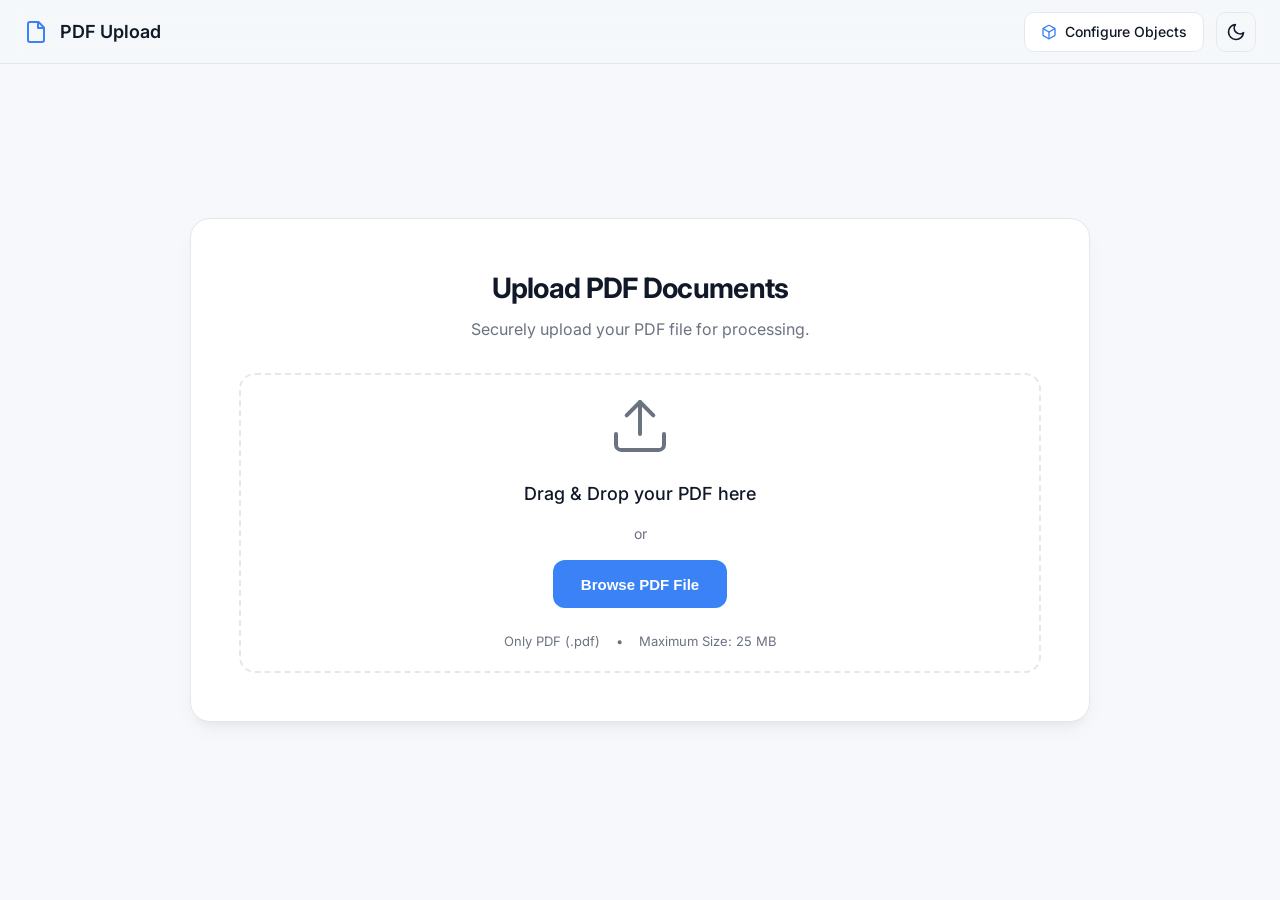
<file: index.html>
<!DOCTYPE html>
<html lang="en">
<head>
  <meta charset="UTF-8">
  <meta name="viewport" content="width=device-width, initial-scale=1.0">
  <title>PDF Upload | Modern SaaS</title>
  <meta name="description" content="Securely upload your PDF file for processing. Designed with dynamic themes and drag-and-drop operations.">
  <link rel="stylesheet" href="style.css">
  <script>
    // Immediately apply theme preferences to prevent flash of unstyled content
    (function() {
      const savedTheme = localStorage.getItem('theme');
      const systemPrefersDark = window.matchMedia('(prefers-color-scheme: dark)').matches;
      if (savedTheme === 'dark' || (!savedTheme && systemPrefersDark)) {
        document.documentElement.classList.add('dark-mode');
      } else {
        document.documentElement.classList.add('light-mode');
      }
    })();
  </script>
</head>
<body class="fade-in">

  <!-- Navigation Bar -->
  <nav class="navbar" aria-label="Main Navigation">
    <div class="nav-container">
      <div class="nav-logo" id="navLogo">
        <!-- SVG PDF Icon -->
        <svg xmlns="http://www.w3.org/2000/svg" width="24" height="24" viewBox="0 0 24 24" fill="none" stroke="currentColor" stroke-width="2" stroke-linecap="round" stroke-linejoin="round" aria-hidden="true">
          <path d="M14.5 2H6a2 2 0 0 0-2 2v16a2 2 0 0 0 2 2h12a2 2 0 0 0 2-2V7.5L14.5 2z"/>
          <polyline points="14 2 14 8 20 8"/>
        </svg>
        <span>PDF Upload</span>
      </div>
      <div style="display: flex; align-items: center; gap: 12px;">
        <!-- Object Configuration Page Link -->
        <a href="dynamic-object/index.html" class="btn btn-secondary" style="text-decoration: none; display: inline-flex; align-items: center; gap: 8px; font-size: 0.875rem; font-weight: 500; padding: 0 16px; border-radius: 10px; height: 40px; border: 1px solid var(--border-color); color: var(--text-color); background-color: var(--card-bg); transition: background-color var(--transition-fast), border-color var(--transition-fast);">
          <svg xmlns="http://www.w3.org/2000/svg" width="16" height="16" viewBox="0 0 24 24" fill="none" stroke="currentColor" stroke-width="2" stroke-linecap="round" stroke-linejoin="round" style="color: var(--primary-color);">
            <path d="M21 16V8a2 2 0 0 0-1-1.73l-7-4a2 2 0 0 0-2 0l-7 4A2 2 0 0 0 3 8v8a2 2 0 0 0 1 1.73l7 4a2 2 0 0 0 2 0l7-4A2 2 0 0 0 21 16z"/>
            <polyline points="3.27 6.96 12 12.01 20.73 6.96"/>
            <line x1="12" y1="22.08" x2="12" y2="12"/>
          </svg>
          Configure Objects
        </a>

        <!-- Theme Toggle Button -->
        <button id="themeToggle" class="theme-toggle-btn" aria-label="Toggle light or dark mode">
          <!-- Sun Icon (shows in dark mode) -->
          <svg class="sun-icon" xmlns="http://www.w3.org/2000/svg" viewBox="0 0 24 24" fill="none" stroke="currentColor" stroke-width="2" stroke-linecap="round" stroke-linejoin="round">
            <circle cx="12" cy="12" r="5"/>
            <line x1="12" y1="1" x2="12" y2="3"/>
            <line x1="12" y1="21" x2="12" y2="23"/>
            <line x1="4.22" y1="4.22" x2="5.64" y2="5.64"/>
            <line x1="18.36" y1="18.36" x2="19.78" y2="19.78"/>
            <line x1="1" y1="12" x2="3" y2="12"/>
            <line x1="21" y1="12" x2="23" y2="12"/>
            <line x1="4.22" y1="19.78" x2="5.64" y2="18.36"/>
            <line x1="18.36" y1="5.64" x2="19.78" y2="4.22"/>
          </svg>
          <!-- Moon Icon (shows in light mode) -->
          <svg class="moon-icon" xmlns="http://www.w3.org/2000/svg" viewBox="0 0 24 24" fill="none" stroke="currentColor" stroke-width="2" stroke-linecap="round" stroke-linejoin="round">
            <path d="M21 12.79A9 9 0 1 1 11.21 3 7 7 0 0 0 21 12.79z"/>
          </svg>
        </button>
      </div>
    </div>
  </nav>

  <!-- Main Container -->
  <main class="main-content">
    <div class="card card-upload">
      
      <!-- Card Header -->
      <header class="card-header">
        <h1 class="card-title" id="uploadTitle">Upload PDF Documents</h1>
        <p class="card-subtitle" id="uploadSubtitle">Securely upload your PDF file for processing.</p>
      </header>

      <!-- Drag & Drop Upload Zone -->
      <section 
        class="upload-zone" 
        id="dropZone" 
        tabindex="0" 
        role="button" 
        aria-controls="pdfFileInput" 
        aria-describedby="uploadTitle uploadSubtitle"
        aria-label="Drag and drop a PDF file here or click to browse">
        
        <!-- Hidden Native File Input -->
        <input type="file" id="pdfFileInput" class="file-input" accept=".pdf" />

        <div class="upload-icon-container" aria-hidden="true">
          <!-- Cloud Upload SVG -->
          <svg xmlns="http://www.w3.org/2000/svg" viewBox="0 0 24 24" fill="none" stroke="currentColor" stroke-width="1.5" stroke-linecap="round" stroke-linejoin="round">
            <path d="M21 15v4a2 2 0 0 1-2 2H5a2 2 0 0 1-2-2v-4"/>
            <polyline points="17 8 12 3 7 8"/>
            <line x1="12" y1="3" x2="12" y2="15"/>
          </svg>
        </div>

        <span class="upload-text">Drag & Drop your PDF here</span>
        <span class="upload-divider">or</span>
        
        <!-- Primary Browse Button -->
        <button type="button" class="btn btn-primary" id="browseBtn" tabindex="-1">
          Browse PDF File
        </button>

        <!-- Footer terms / size limitations -->
        <div class="upload-footer">
          <span>Only PDF (.pdf)</span>
          <span aria-hidden="true">•</span>
          <span>Maximum Size: 25 MB</span>
        </div>
      </section>

      <!-- Upload Progress Section -->
      <section class="progress-card" id="progressCard" aria-live="polite">
        <div class="progress-header">
          <div class="file-icon" aria-hidden="true">
            <!-- Modern PDF File Symbol -->
            <svg xmlns="http://www.w3.org/2000/svg" viewBox="0 0 24 24" fill="none" stroke="currentColor" stroke-width="2" stroke-linecap="round" stroke-linejoin="round">
              <path d="M14.5 2H6a2 2 0 0 0-2 2v16a2 2 0 0 0 2 2h12a2 2 0 0 0 2-2V7.5L14.5 2z"/>
              <polyline points="14 2 14 8 20 8"/>
              <line x1="9" y1="15" x2="15" y2="15"/>
              <line x1="9" y1="11" x2="15" y2="11"/>
              <line x1="9" y1="18" x2="11" y2="18"/>
            </svg>
          </div>
          
          <div class="file-details">
            <div class="file-name" id="fileNameDisplay" title="">
              <span id="fileNameText">Project_Document.pdf</span>
            </div>
            <div class="file-size" id="fileSizeDisplay">0.0 MB</div>
          </div>
        </div>

        <div class="progress-stats">
          <span class="progress-status" id="progressStatusText">Uploading...</span>
          <span class="progress-percent" id="progressPercentText">0%</span>
        </div>

        <div class="progress-track">
          <div class="progress-bar-fill" id="progressBarFill" role="progressbar" aria-valuemin="0" aria-valuemax="100" aria-valuenow="0"></div>
        </div>
      </section>

      <!-- Client-side Error Banner -->
      <div class="error-banner" id="errorBanner" role="alert">
        <svg xmlns="http://www.w3.org/2000/svg" width="20" height="20" viewBox="0 0 24 24" fill="none" stroke="currentColor" stroke-width="2" stroke-linecap="round" stroke-linejoin="round" aria-hidden="true">
          <circle cx="12" cy="12" r="10"/>
          <line x1="12" y1="8" x2="12" y2="12"/>
          <line x1="12" y1="16" x2="12.01" y2="16"/>
        </svg>
        <span id="errorText">An error occurred during file parsing.</span>
      </div>

    </div>
  </main>

  <script src="script.js"></script>
</body>
</html>
</file>
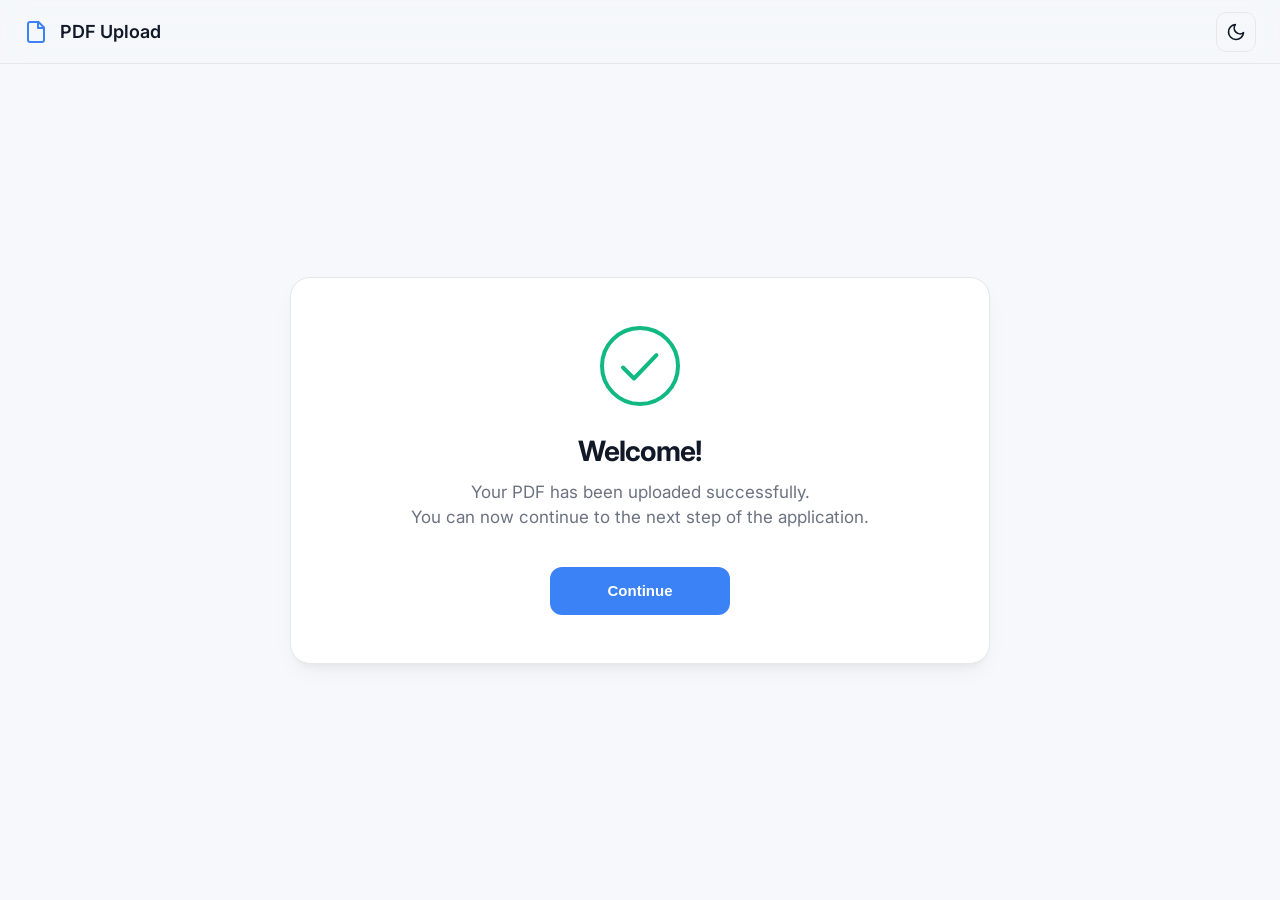
<file: welcome.html>
<!DOCTYPE html>
<html lang="en">
<head>
  <meta charset="UTF-8">
  <meta name="viewport" content="width=device-width, initial-scale=1.0">
  <title>Welcome | PDF Upload Success</title>
  <meta name="description" content="PDF uploaded successfully. Move forward to the next module.">
  <link rel="stylesheet" href="style.css">
  <script>
    // Immediately apply theme preferences to prevent flash of unstyled content
    (function() {
      const savedTheme = localStorage.getItem('theme');
      const systemPrefersDark = window.matchMedia('(prefers-color-scheme: dark)').matches;
      if (savedTheme === 'dark' || (!savedTheme && systemPrefersDark)) {
        document.documentElement.classList.add('dark-mode');
      } else {
        document.documentElement.classList.add('light-mode');
      }
    })();
  </script>
</head>
<body class="fade-in">

  <!-- Navigation Bar -->
  <nav class="navbar" aria-label="Main Navigation">
    <div class="nav-container">
      <div class="nav-logo" id="navLogo">
        <!-- SVG PDF Icon -->
        <svg xmlns="http://www.w3.org/2000/svg" width="24" height="24" viewBox="0 0 24 24" fill="none" stroke="currentColor" stroke-width="2" stroke-linecap="round" stroke-linejoin="round" aria-hidden="true">
          <path d="M14.5 2H6a2 2 0 0 0-2 2v16a2 2 0 0 0 2 2h12a2 2 0 0 0 2-2V7.5L14.5 2z"/>
          <polyline points="14 2 14 8 20 8"/>
        </svg>
        <span>PDF Upload</span>
      </div>
      <!-- Theme Toggle Button -->
      <button id="themeToggle" class="theme-toggle-btn" aria-label="Toggle light or dark mode">
        <!-- Sun Icon (shows in dark mode) -->
        <svg class="sun-icon" xmlns="http://www.w3.org/2000/svg" viewBox="0 0 24 24" fill="none" stroke="currentColor" stroke-width="2" stroke-linecap="round" stroke-linejoin="round">
          <circle cx="12" cy="12" r="5"/>
          <line x1="12" y1="1" x2="12" y2="3"/>
          <line x1="12" y1="21" x2="12" y2="23"/>
          <line x1="4.22" y1="4.22" x2="5.64" y2="5.64"/>
          <line x1="18.36" y1="18.36" x2="19.78" y2="19.78"/>
          <line x1="1" y1="12" x2="3" y2="12"/>
          <line x1="21" y1="12" x2="23" y2="12"/>
          <line x1="4.22" y1="19.78" x2="5.64" y2="18.36"/>
          <line x1="18.36" y1="5.64" x2="19.78" y2="4.22"/>
        </svg>
        <!-- Moon Icon (shows in light mode) -->
        <svg class="moon-icon" xmlns="http://www.w3.org/2000/svg" viewBox="0 0 24 24" fill="none" stroke="currentColor" stroke-width="2" stroke-linecap="round" stroke-linejoin="round">
          <path d="M21 12.79A9 9 0 1 1 11.21 3 7 7 0 0 0 21 12.79z"/>
        </svg>
      </button>
    </div>
  </nav>

  <!-- Main Container -->
  <main class="main-content">
    <div class="card card-welcome">
      
      <!-- Success Animated Icon -->
      <div class="success-icon-container">
        <svg class="success-svg" viewBox="0 0 80 80" aria-label="Success checkmark">
          <circle class="success-svg-circle" cx="40" cy="40" r="38"/>
          <path class="success-svg-check" d="M23 41.5L34 52.5L57 28.5"/>
        </svg>
      </div>

      <!-- Welcome Message Header -->
      <h1 class="card-title">Welcome!</h1>
      <p class="welcome-message">
        Your PDF has been uploaded successfully.<br>
        You can now continue to the next step of the application.
      </p>

      <!-- Primary Action Button -->
      <button type="button" class="btn btn-primary btn-welcome" id="continueBtn">
        Continue
      </button>

    </div>
  </main>

  <script src="script.js"></script>
  <script>
    document.getElementById('continueBtn').addEventListener('click', () => {
      window.location.href = 'blueprint-analysis/index.html';
    });
  </script>
</body>
</html>
</file>
<file: style.css>
@import url('https://fonts.googleapis.com/css2?family=Inter:wght@400;500;600;700&display=swap');

/* ==========================================
   CSS Variables & Design System Tokens
   ========================================== */
:root {
  /* Light Theme Defaults */
  --bg-color: #F6F8FB;
  --card-bg: #FFFFFF;
  --border-color: #E5E7EB;
  --primary-color: #3B82F6;
  --primary-hover: #2563EB;
  --text-color: #111827;
  --text-secondary: #6B7280;
  --nav-bg: rgba(246, 248, 251, 0.8);
  --shadow-color: rgba(17, 24, 39, 0.05);
  --shadow-hover: rgba(17, 24, 39, 0.1);
  --focus-ring: 0 0 0 4px rgba(59, 130, 246, 0.25);
  --drag-bg: rgba(59, 130, 246, 0.04);
  --success-color: #10B981;
  --error-color: #EF4444;
  --error-bg: rgba(239, 68, 68, 0.05);

  --font-family: 'Inter', -apple-system, BlinkMacSystemFont, "Segoe UI", Roboto, Helvetica, Arial, sans-serif;
  --transition-fast: 150ms cubic-bezier(0.4, 0, 0.2, 1);
  --transition-normal: 300ms cubic-bezier(0.4, 0, 0.2, 1);
}

@media (prefers-color-scheme: dark) {
  :root {
    /* Dark Theme Variables */
    --bg-color: #0F172A;
    --card-bg: #1E293B;
    --border-color: #334155;
    --primary-color: #60A5FA;
    --primary-hover: #3B82F6;
    --text-color: #F8FAFC;
    --text-secondary: #94A3B8;
    --nav-bg: rgba(15, 23, 42, 0.8);
    --shadow-color: rgba(0, 0, 0, 0.25);
    --shadow-hover: rgba(0, 0, 0, 0.35);
    --focus-ring: 0 0 0 4px rgba(96, 165, 250, 0.25);
    --drag-bg: rgba(96, 165, 250, 0.06);
    --success-color: #34D399;
    --error-color: #F87171;
    --error-bg: rgba(248, 113, 113, 0.08);
  }
}

/* Explicit class override for light mode */
html.light-mode {
  --bg-color: #F6F8FB;
  --card-bg: #FFFFFF;
  --border-color: #E5E7EB;
  --primary-color: #3B82F6;
  --primary-hover: #2563EB;
  --text-color: #111827;
  --text-secondary: #6B7280;
  --nav-bg: rgba(246, 248, 251, 0.8);
  --shadow-color: rgba(17, 24, 39, 0.05);
  --shadow-hover: rgba(17, 24, 39, 0.1);
  --focus-ring: 0 0 0 4px rgba(59, 130, 246, 0.25);
  --drag-bg: rgba(59, 130, 246, 0.04);
  --success-color: #10B981;
  --error-color: #EF4444;
  --error-bg: rgba(239, 68, 68, 0.05);
}

/* Explicit class override for dark mode */
html.dark-mode {
  --bg-color: #0F172A;
  --card-bg: #1E293B;
  --border-color: #334155;
  --primary-color: #60A5FA;
  --primary-hover: #3B82F6;
  --text-color: #F8FAFC;
  --text-secondary: #94A3B8;
  --nav-bg: rgba(15, 23, 42, 0.8);
  --shadow-color: rgba(0, 0, 0, 0.25);
  --shadow-hover: rgba(0, 0, 0, 0.35);
  --focus-ring: 0 0 0 4px rgba(96, 165, 250, 0.25);
  --drag-bg: rgba(96, 165, 250, 0.06);
  --success-color: #34D399;
  --error-color: #F87171;
  --error-bg: rgba(248, 113, 113, 0.08);
}

/* ==========================================
   Base Elements & Global Styles
   ========================================== */
* {
  box-sizing: border-box;
  margin: 0;
  padding: 0;
}

body {
  font-family: var(--font-family);
  background-color: var(--bg-color);
  color: var(--text-color);
  min-height: 100vh;
  display: flex;
  flex-direction: column;
  line-height: 1.5;
  -webkit-font-smoothing: antialiased;
  -moz-osx-font-smoothing: grayscale;
  overflow-x: hidden;
  transition: background-color var(--transition-normal), color var(--transition-normal);
}

/* Page fade-in transition */
.fade-in {
  animation: fadeIn var(--transition-normal) forwards;
}

@keyframes fadeIn {
  from {
    opacity: 0;
  }
  to {
    opacity: 1;
  }
}

/* ==========================================
   Navigation Bar (Sticky)
   ========================================== */
.navbar {
  position: fixed;
  top: 0;
  left: 0;
  right: 0;
  height: 64px;
  background-color: var(--nav-bg);
  backdrop-filter: blur(12px);
  -webkit-backdrop-filter: blur(12px);
  border-bottom: 1px solid var(--border-color);
  z-index: 100;
  display: flex;
  align-items: center;
  padding: 0 24px;
  transition: background-color var(--transition-normal), border-color var(--transition-normal);
}

.nav-container {
  width: 100%;
  display: flex;
  align-items: center;
  justify-content: space-between;
}

/* Theme Toggle Button */
.theme-toggle-btn {
  background: none;
  border: 1px solid var(--border-color);
  color: var(--text-color);
  width: 40px;
  height: 40px;
  border-radius: 10px;
  display: flex;
  align-items: center;
  justify-content: center;
  cursor: pointer;
  transition: background-color var(--transition-fast), border-color var(--transition-fast), color var(--transition-fast), transform var(--transition-fast);
}

.theme-toggle-btn:hover {
  background-color: var(--border-color);
  transform: scale(1.05);
}

.theme-toggle-btn:active {
  transform: scale(0.95);
}

.theme-toggle-btn:focus-visible {
  box-shadow: var(--focus-ring);
  outline: none;
}

.theme-toggle-btn svg {
  width: 20px;
  height: 20px;
}

.theme-toggle-btn .sun-icon {
  display: none;
}

.theme-toggle-btn .moon-icon {
  display: block;
}

html.dark-mode .theme-toggle-btn .sun-icon {
  display: block;
}

html.dark-mode .theme-toggle-btn .moon-icon {
  display: none;
}

.nav-logo {
  display: flex;
  align-items: center;
  gap: 12px;
  font-size: 1.125rem;
  font-weight: 600;
  color: var(--text-color);
  user-select: none;
}

.nav-logo svg {
  color: var(--primary-color);
  transition: color var(--transition-normal);
}

/* ==========================================
   Layout & Container Structure
   ========================================== */
.main-content {
  flex: 1;
  display: flex;
  align-items: center;
  justify-content: center;
  padding: 88px 24px 48px; /* Accounts for 64px navbar + spacing */
}

/* Card Entrance Animation */
.card {
  width: 100%;
  background-color: var(--card-bg);
  border: 1px solid var(--border-color);
  border-radius: 20px;
  box-shadow: 0 10px 25px -5px var(--shadow-color), 0 8px 10px -6px var(--shadow-color);
  padding: 48px;
  opacity: 0;
  transform: translateY(16px);
  animation: cardEntrance 400ms cubic-bezier(0.16, 1, 0.3, 1) forwards 100ms;
  transition: background-color var(--transition-normal), border-color var(--transition-normal), box-shadow var(--transition-normal);
}

.card-upload {
  max-width: 900px;
}

.card-welcome {
  max-width: 700px;
  text-align: center;
}

@keyframes cardEntrance {
  to {
    opacity: 1;
    transform: translateY(0);
  }
}

/* Header Text Styles */
.card-header {
  text-align: center;
  margin-bottom: 32px;
}

.card-title {
  font-size: 1.75rem;
  font-weight: 700;
  color: var(--text-color);
  letter-spacing: -0.025em;
  margin-bottom: 8px;
}

.card-subtitle {
  font-size: 1rem;
  color: var(--text-secondary);
}

/* ==========================================
   Drag & Drop Upload Area
   ========================================== */
.upload-zone {
  position: relative;
  height: 300px;
  border: 2px dashed var(--border-color);
  border-radius: 16px;
  background-color: transparent;
  display: flex;
  flex-direction: column;
  align-items: center;
  justify-content: center;
  gap: 16px;
  cursor: pointer;
  outline: none;
  transition: border-color var(--transition-fast), background-color var(--transition-fast), transform var(--transition-fast);
}

/* Upload zone focus styles (Accessibility) */
.upload-zone:focus-within,
.upload-zone.focus {
  border-color: var(--primary-color);
  box-shadow: var(--focus-ring);
}

.upload-zone:hover {
  border-color: var(--primary-color);
}

/* Drag states classes */
.upload-zone.dragover {
  border-color: var(--primary-color);
  background-color: var(--drag-bg);
  transform: scale(1.015);
}

/* Input file hidden utility */
.file-input {
  position: absolute;
  width: 1px;
  height: 1px;
  padding: 0;
  margin: -1px;
  overflow: hidden;
  clip: rect(0, 0, 0, 0);
  border: 0;
}

/* Drag & Drop Visuals */
.upload-icon-container {
  color: var(--text-secondary);
  transition: color var(--transition-fast), transform var(--transition-normal);
}

.upload-zone:hover .upload-icon-container,
.upload-zone.dragover .upload-icon-container {
  color: var(--primary-color);
  transform: translateY(-4px);
}

.upload-zone svg {
  width: 64px;
  height: 64px;
}

.upload-text {
  font-size: 1.125rem;
  font-weight: 500;
  color: var(--text-color);
}

.upload-divider {
  font-size: 0.875rem;
  color: var(--text-secondary);
  user-select: none;
}

.upload-footer {
  font-size: 0.8125rem;
  color: var(--text-secondary);
  margin-top: 8px;
  display: flex;
  gap: 16px;
}

/* ==========================================
   Buttons
   ========================================== */
.btn {
  display: inline-flex;
  align-items: center;
  justify-content: center;
  height: 48px;
  padding: 0 28px;
  border-radius: 12px;
  font-size: 0.9375rem;
  font-weight: 600;
  cursor: pointer;
  border: none;
  outline: none;
  white-space: nowrap;
  transition: background-color var(--transition-fast), transform var(--transition-fast), box-shadow var(--transition-fast);
  user-select: none;
}

.btn-primary {
  background-color: var(--primary-color);
  color: #FFFFFF;
}

/* For Light theme/Dark theme premium check */
@media (prefers-color-scheme: dark) {
  .btn-primary {
    color: #0F172A; /* Contrast enhancement in dark mode */
  }
}

.btn-primary:hover {
  background-color: var(--primary-hover);
  transform: translateY(-1px);
  box-shadow: 0 4px 12px rgba(59, 130, 246, 0.25);
}

@media (prefers-color-scheme: dark) {
  .btn-primary:hover {
    box-shadow: 0 4px 12px rgba(96, 165, 250, 0.3);
  }
}

.btn-primary:active {
  transform: translateY(0);
}

.btn-primary:focus-visible {
  box-shadow: var(--focus-ring);
}

/* ==========================================
   Upload Progress Area
   ========================================== */
.progress-card {
  margin-top: 32px;
  padding: 24px;
  border: 1px solid var(--border-color);
  border-radius: 16px;
  display: none; /* Initially hidden */
  opacity: 0;
  transform: translateY(10px);
  transition: opacity var(--transition-normal), transform var(--transition-normal);
}

.progress-card.active {
  display: block;
  opacity: 1;
  transform: translateY(0);
}

.progress-header {
  display: flex;
  align-items: flex-start;
  gap: 16px;
  margin-bottom: 16px;
}

.file-icon {
  flex-shrink: 0;
  color: #EF4444; /* Standard PDF Red accent */
}

.file-icon svg {
  width: 36px;
  height: 36px;
}

.file-details {
  flex-grow: 1;
  min-width: 0;
}

.file-name {
  font-size: 0.9375rem;
  font-weight: 600;
  color: var(--text-color);
  white-space: nowrap;
  overflow: hidden;
  text-overflow: ellipsis;
  margin-bottom: 2px;
}

.file-name span {
  display: inline-block;
  max-width: 100%;
  overflow: hidden;
  text-overflow: ellipsis;
  white-space: nowrap;
  vertical-align: bottom;
}

.file-size {
  font-size: 0.8125rem;
  color: var(--text-secondary);
}

.progress-stats {
  display: flex;
  justify-content: space-between;
  align-items: center;
  margin-bottom: 8px;
  font-size: 0.875rem;
  font-weight: 500;
}

.progress-status {
  color: var(--primary-color);
  transition: color var(--transition-fast);
}

.progress-status.complete {
  color: var(--success-color);
}

.progress-percent {
  color: var(--text-color);
}

/* Progress Track and Bar */
.progress-track {
  height: 8px;
  background-color: var(--border-color);
  border-radius: 9999px;
  overflow: hidden;
  position: relative;
  transition: background-color var(--transition-normal);
}

.progress-bar-fill {
  height: 100%;
  width: 0%;
  background-color: var(--primary-color);
  border-radius: 9999px;
  transition: width 150ms linear, background-color var(--transition-fast);
}

.progress-bar-fill.complete {
  background-color: var(--success-color);
}

/* Error banner dynamic styling */
.error-banner {
  margin-top: 16px;
  padding: 12px 16px;
  border-radius: 8px;
  background-color: var(--error-bg);
  border: 1px solid var(--error-color);
  color: var(--error-color);
  font-size: 0.875rem;
  display: none;
  align-items: center;
  gap: 8px;
}

.error-banner.active {
  display: flex;
}

/* ==========================================
   Welcome Page Checkmark Animation
   ========================================== */
.success-icon-container {
  display: flex;
  justify-content: center;
  margin-bottom: 24px;
}

.success-svg {
  width: 80px;
  height: 80px;
}

.success-svg-circle {
  stroke-dasharray: 251;
  stroke-dashoffset: 251;
  stroke-width: 4;
  stroke: var(--success-color);
  fill: none;
  transform-origin: 40px 40px;
  animation: strokeCircle 0.6s cubic-bezier(0.65, 0, 0.45, 1) forwards;
}

.success-svg-check {
  stroke-dasharray: 48;
  stroke-dashoffset: 48;
  stroke-width: 4;
  stroke: var(--success-color);
  stroke-linecap: round;
  stroke-linejoin: round;
  fill: none;
  animation: strokeCheck 0.3s cubic-bezier(0.65, 0, 0.45, 1) forwards 0.45s;
}

@keyframes strokeCircle {
  to {
    stroke-dashoffset: 0;
  }
}

@keyframes strokeCheck {
  to {
    stroke-dashoffset: 0;
  }
}

.welcome-message {
  font-size: 1.0625rem;
  color: var(--text-secondary);
  max-width: 480px;
  margin: 0 auto 36px;
}

.btn-welcome {
  min-width: 180px;
}

/* ==========================================
   Responsive Design & Viewports
   ========================================== */
/* Tablet */
@media (max-width: 768px) {
  .card {
    padding: 32px;
  }
  
  .card-title {
    font-size: 1.5rem;
  }
  
  .upload-zone {
    height: 240px;
    gap: 12px;
  }

  .upload-zone svg {
    width: 48px;
    height: 48px;
  }

  .upload-text {
    font-size: 1rem;
  }
}

/* Mobile */
@media (max-width: 480px) {
  .navbar {
    padding: 0 16px;
  }

  .main-content {
    padding: 80px 12px 32px;
  }

  .card {
    width: 95%;
    padding: 24px 16px;
    border-radius: 16px;
  }

  .card-title {
    font-size: 1.35rem;
  }

  .card-subtitle {
    font-size: 0.9rem;
  }

  .upload-zone {
    height: 220px;
    padding: 16px;
  }

  .upload-footer {
    flex-direction: column;
    gap: 4px;
    align-items: center;
  }

  .btn {
    width: 100%;
  }

  .progress-card {
    padding: 16px;
  }

  .progress-header {
    gap: 12px;
  }
}
</file>
